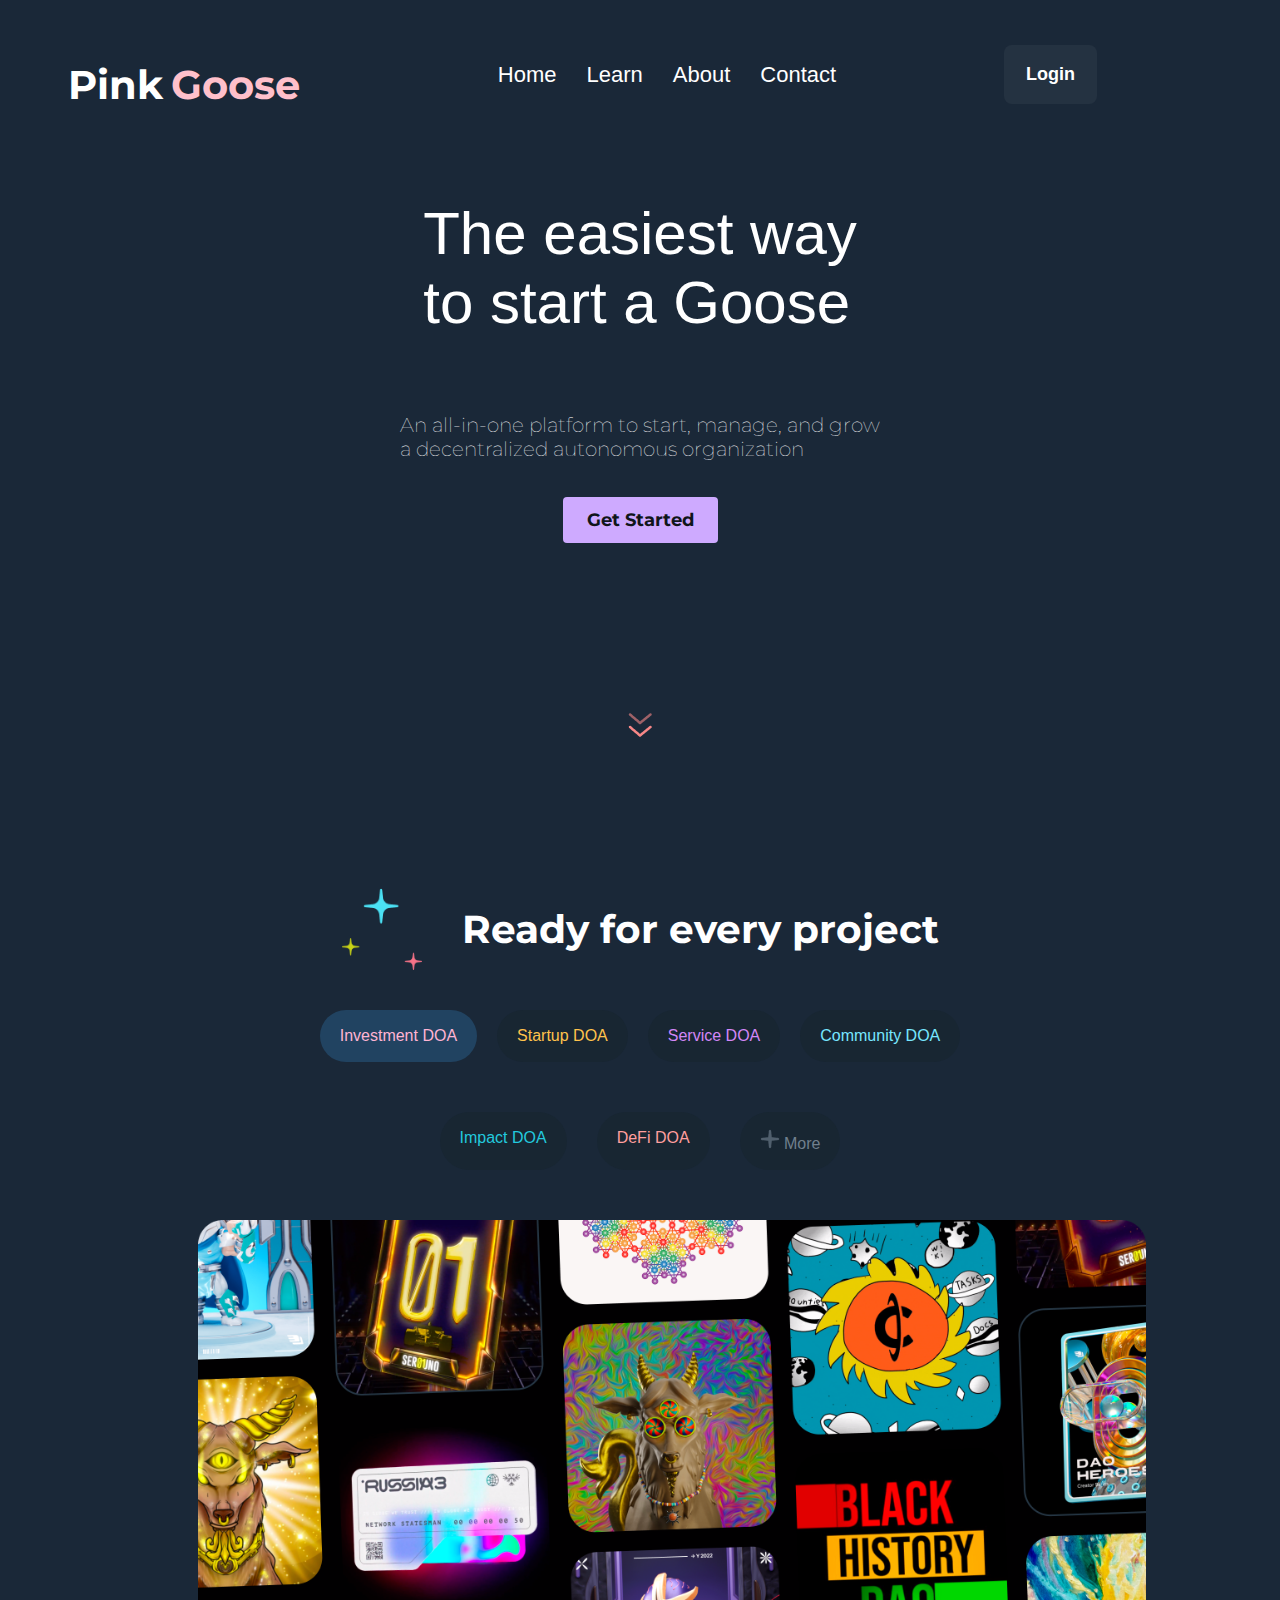
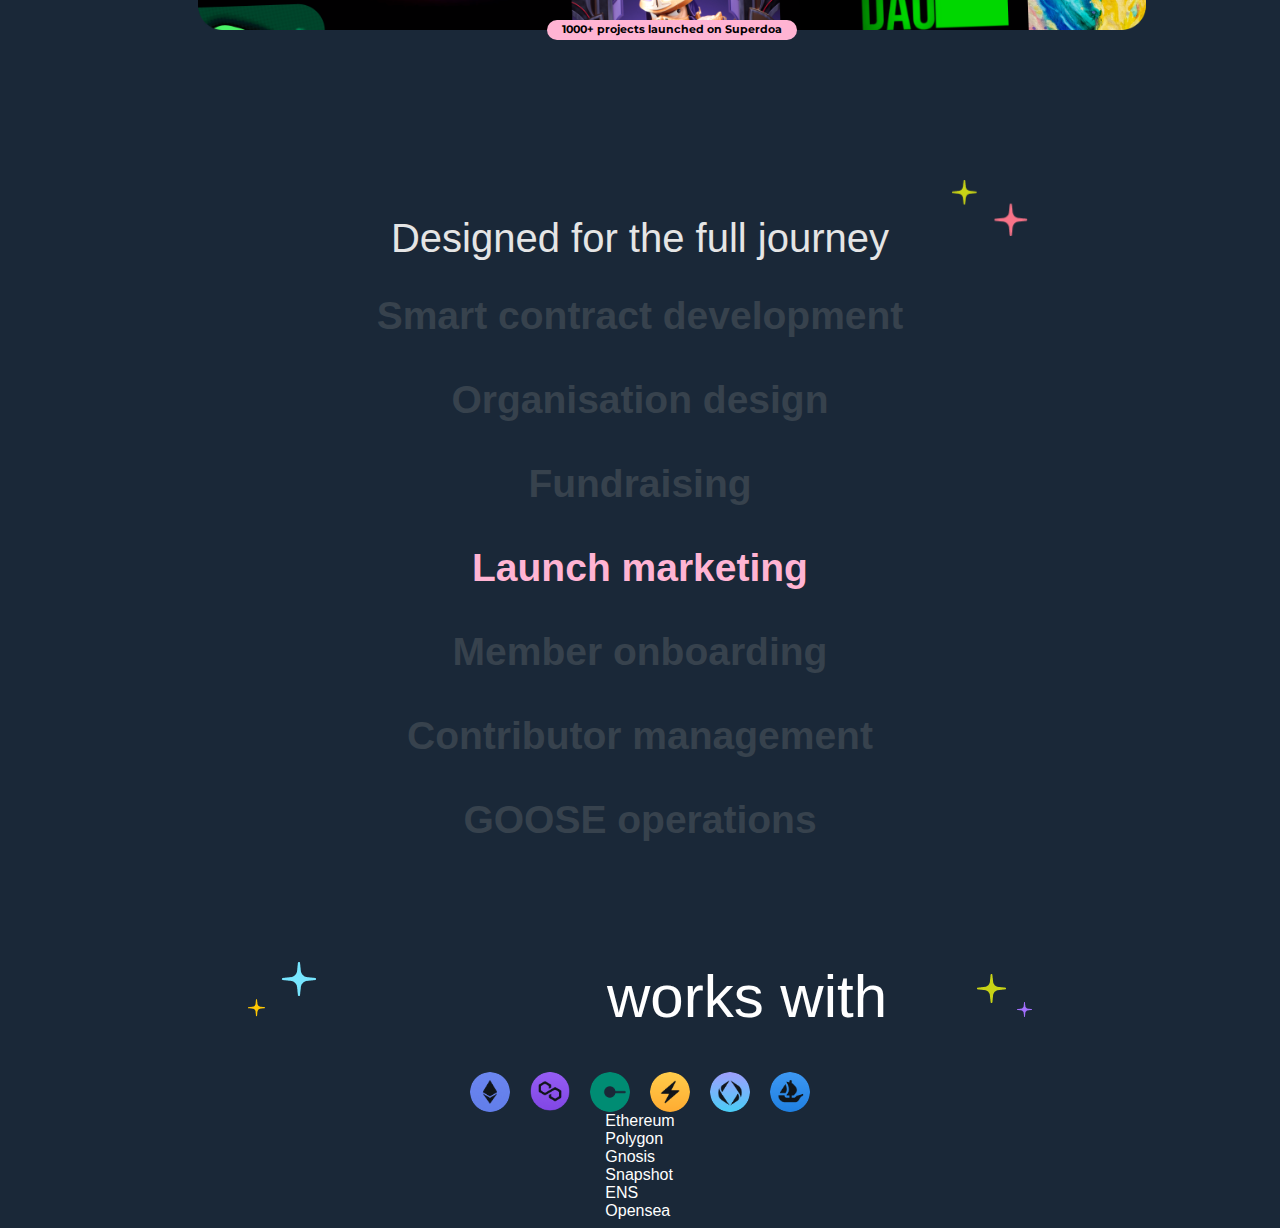
<file: index.html>
<!DOCTYPE html>
<html lang="en">

<head>
    <link rel="stylesheet" href="css/style.css" />
    <meta charset="UTF-8">
    <meta name="viewport" content="width=device-width, initial-scale=1.0">



</head>

<body>
    <header>
        <div class="header-row">
            <div class="pinkgoose-title">
                <span class="pink">Pink</span>
                <span class="goose">Goose</span>
            </div>
            <nav class="navbar">
                <div class="center">
                    <ul>
                        <li><a href="index.html">Home</a></li>
                        <li><a href="learn.html">Learn</a></li>
                        <li><a href="about.html">About</a></li>
                        <li><a href="contact.html">Contact</a></li>
                    </ul>
                </div>
                <div class="right">
                    <a href="#">Login</a>
                </div>
            </nav>
        </div>
    </header>


    <main>
        <div class="textbalk">
            <h1>The easiest way <br> to start a Goose</h1>
            <p class="montserrat">An all-in-one platform to start, manage, and grow<br>a decentralized autonomous
                organization</p>
            <button class="G-S-Button">Get Started</button>
        </div>

        <div class="arrows-down-container">

            <img class="arrows-down" src="icon/arrows-down.png" alt="2 arrows-down">

        </div>



        <div class="ready-project-row">
            <div class="stars-container">
                <img class="stars" src="icon/three-stars.png" alt="Three stars">
            </div>
            <div class="m-Quote">Ready for every project</div>
        </div>


        <div class="buttons-container">
            <div class="buttons-top-row">
                <div class="dao-investment">Investment DOA</div>
                <div class="dao-startup">Startup DOA</div>
                <div class="dao-service">Service DOA</div>
                <div class="dao-community">Community DOA</div>
            </div>

            <div class="buttons-bottom-row">
                <div class="dao-impact">Impact DOA</div>
                <div class="dao-defi">DeFi DOA</div>

                <div class="dao-more"><img src="icon\star-dark.png" alt="tiny plus "> More</div>
            </div>
        </div>

        <!-- de afbleeding -->

        <div class="gamebox-container">
            <img class="Gamebox-Photo" src="pics/gamebox.png" alt="Gamebox-Photo">
            <div class="Superdoa-Projects-Button">
                <h6>1000+ projects launched on Superdoa</h6>
            </div>
        </div>

        <div class="designed-container">
            <img class="stars-designed" src="icon/stars-1.png"" alt=" Stars">
            <h2>Designed for the full journey</h2>
            <div class="designed-list">
                <h2>Smart contract development</h2>
                <h2>Organisation design</h2>
                <h2>Fundraising</h2>
                <h2 class="highlight">Launch marketing</h2>
                <h2>Member onboarding</h2>
                <h2>Contributor management</h2>
                <h2>GOOSE operations</h2>
            </div>
        </div>


        <div class="two-stars-container">
            <img class="stars-2-left" src="icon\stars-4.png" alt="yellow star and blue star">
            <h1 class="">works with</h1>

            <img class="stars-2-right" src="icon\stars-5.png" alt="yellow star and blue star">
        </div>
        <div class="compatibility-container">
            <div class="ethereum">
                <img src="icon\ethereum.png" alt="">
            </div>

            <div class="polygon">
                <img src="icon\matic.png" alt="">
            </div>

            <div class="gnosis">
                <img src="icon\vector.png" alt="">
            </div>

            <div class="snapshot">
                <img src="icon\snapshot.png" alt="">
            </div>

            <div class="ens">
                <img src="icon\ens.png" alt="">
            </div>

            <div class="opensea">
                <img src="icon\open-sea.png" alt="">
            </div>
        </div>

        <div class="compatibility-container">
            <div class="our--title"> 
            <div class="">Ethereum</div>
            <div>Polygon</div> 
            <div>Gnosis</div> 
            <div>Snapshot</div>
            <div>ENS</div> 
            <div>Opensea</div>
        </div>
        </div>

        <div>

        </div>


    </main>
    <footer>

    </footer>
</body>

</html>
</file>
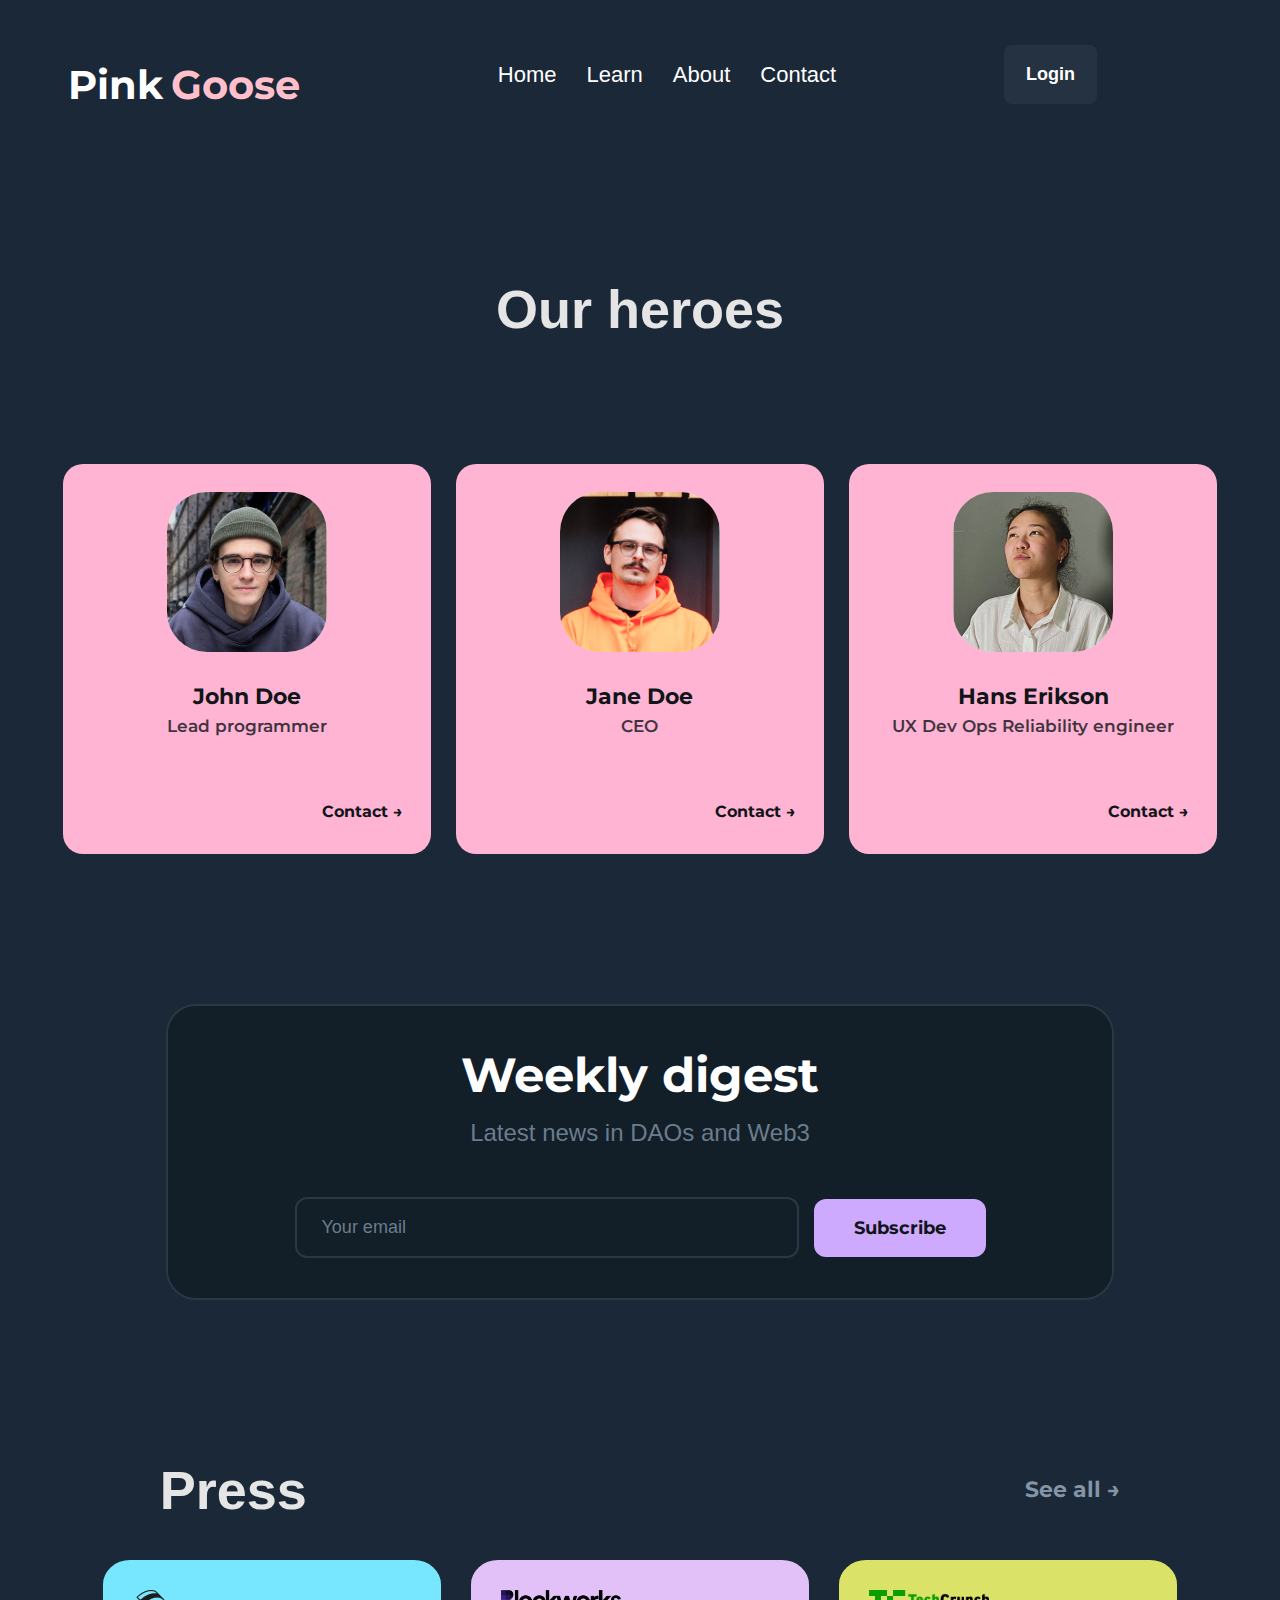
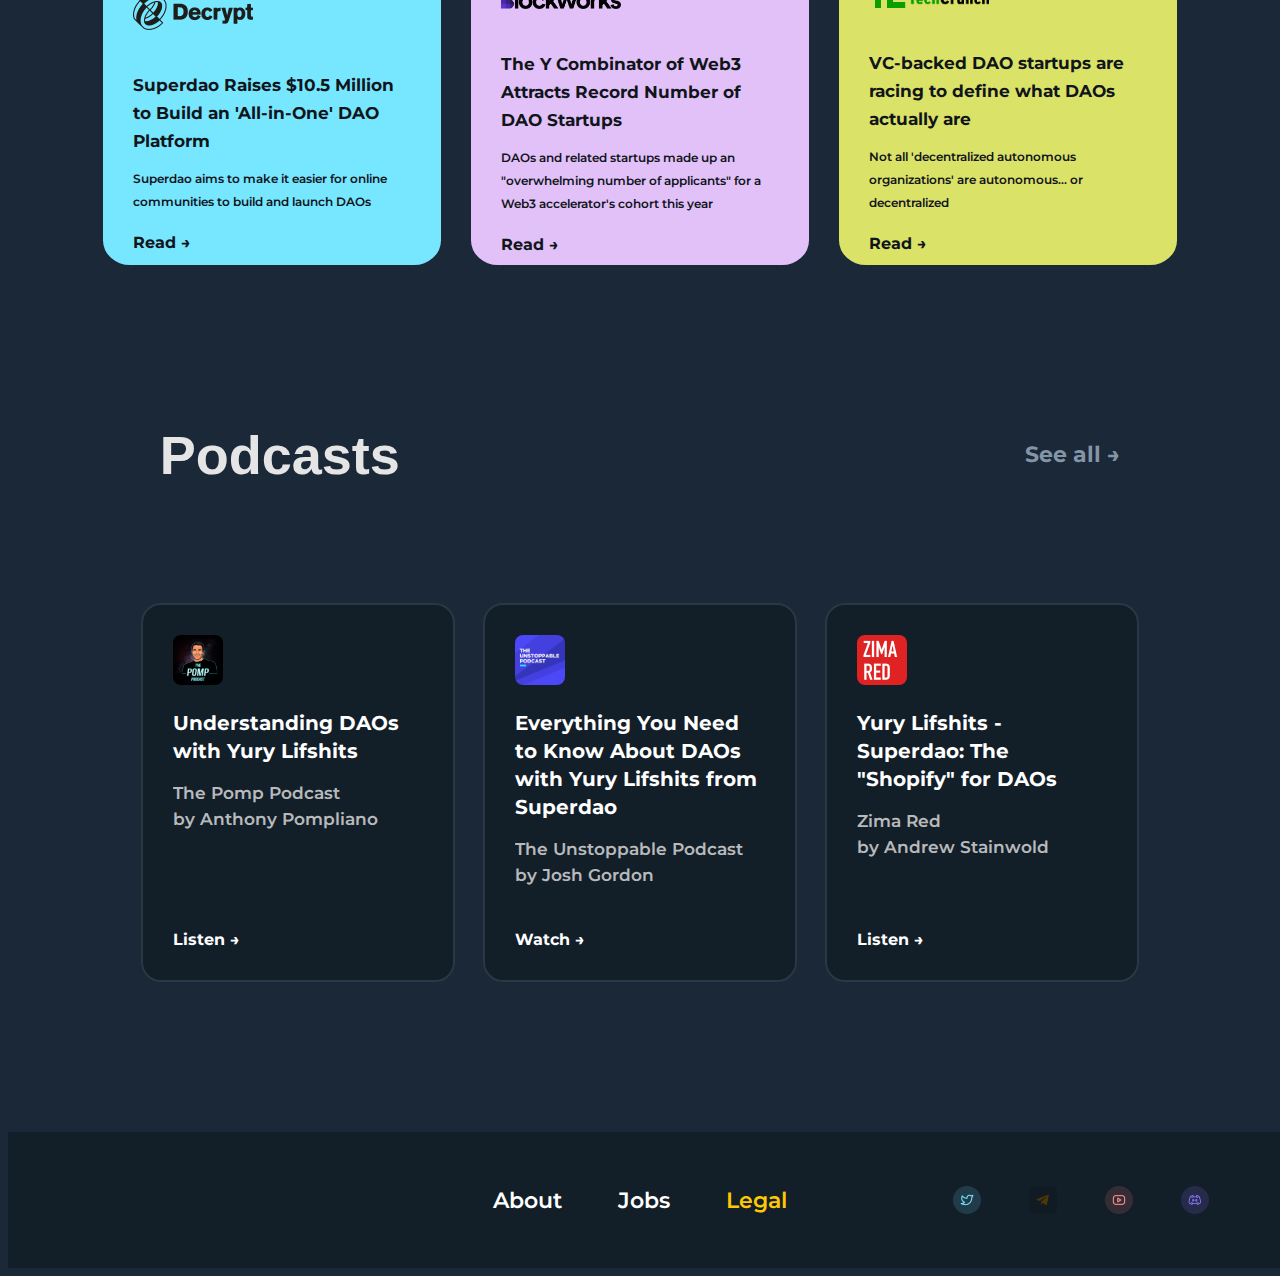
<file: about.html>
<!DOCTYPE html>
<html lang="en">

<head>
    <link rel="stylesheet" href="css/style.css" />
    <meta charset="UTF-8">
    <meta name="viewport" content="width=device-width, initial-scale=1.0">



</head>

<body>
    <header>
        <div class="header-row">
            <div class="pinkgoose-title">
                <span class="pink">Pink</span>
                <span class="goose">Goose</span>
            </div>
            <nav class="navbar">
                <div class="center">
                    <ul>
                        <li><a href="index.html">Home</a></li>
                        <li><a href="learn.html">Learn</a></li>
                        <li><a href="about.html">About</a></li>
                        <li><a href="contact.html">Contact</a></li>
                    </ul>
                </div>
                <div class="right">
                    <a href="#">Login</a>
                </div>
            </nav>
        </div>
    </header>

    <main>

        <div class="heroes-section">
            <h2>Our heroes</h2>

            <div class="heroes-cards">
                <div class="hero-card">
                    <div class="hero-image">
                        <img src="team\1.png" alt="white guy">
                    </div>
                    <h3>John Doe</h3>
                    <p>Lead programmer</p>
                    <a href="#">Contact →</a>
                </div>

                <div class="hero-card">
                    <div class="hero-image">
                        <img src="team\2.png" alt="aisan girl with black hair">
                    </div>
                    <h3>Jane Doe</h3>
                    <p>CEO</p>
                    <a href="#">Contact →</a>
                </div>

                <div class="hero-card">
                    <div class="hero-image">
                        <img src="team\4.png" alt="white guy with mustache">
                    </div>
                    <h3>Hans Erikson</h3>
                    <p>UX Dev Ops Reliability engineer</p>
                    <a href="#">Contact →</a>
                </div>
            </div>
        </div>

        <div class="digest-container">
            <h2>Weekly digest</h2>
            <p class="digest-subtitle">Latest news in DAOs and Web3</p>
            <div class="digest-input-container">
                <input type="email" class="digest-input" placeholder="Your email">
                <button class="digest-button">Subscribe</button>
            </div>
        </div>


        <div class="press">
            <h2>Press</h2>
            <a href="#" class="see-all">See all →</a>
        </div>

        <div class="press-cards">
            <div class="press-card-cyan">
                <img src="pics\decrypt.png" alt="">
                <h3>Superdao Raises $10.5 Million to Build an 'All-in-One' DAO Platform</h3>
                <p>Superdao aims to make it easier for online communities to build and launch DAOs</p>
                <a href="#">Read →</a>
            </div>

            <div class="press-card-purple">
                <img src="pics\blockworks.png" alt="">
                <h3>The Y Combinator of Web3 Attracts Record Number of DAO Startups</h3>
                <p>DAOs and related startups made up an "overwhelming number of applicants" for a Web3 accelerator's
                    cohort this year</p>
                <a href="#">Read →</a>
            </div>

            <div class="press-card-yellow">
                <img src="pics\techcrunch.png" alt="">
                <h3>VC-backed DAO startups are racing to define what DAOs actually are</h3>
                <p>Not all 'decentralized autonomous organizations' are autonomous... or decentralized</p>
                <a href="#">Read →</a>
            </div>
        </div>


        <div class="press">
            <h2>Podcasts</h2>
            <a href="#" class="see-all">See all →</a>
        </div>
        <div class="media-cards">
            <div class="media-card">
                <img src="pics\1.png" alt="cypto podcast">
                <h3>Understanding DAOs with Yury Lifshits</h3>
                <div class="media-info">
                    <p>The Pomp Podcast</p>
                    <p>by Anthony Pompliano</p>
                </div>
                <a href="#">Listen →</a>
            </div>

            <div class="media-card">
                <img src="pics\2.png" alt="the">
                <h3>Everything You Need to Know About DAOs with Yury Lifshits from Superdao</h3>
                <div class="media-info">
                    <p>The Unstoppable Podcast</p>
                    <p>by Josh Gordon</p>
                </div>
                <a href="#">Watch →</a>
            </div>

            <div class="media-card">
                <img src="pics\3.png" alt="zima red podcast">
                <h3>Yury Lifshits - Superdao: The "Shopify" for DAOs</h3>
                <div class="media-info">
                    <p>Zima Red</p>
                    <p>by Andrew Stainwold</p>
                </div>
                <a href="#">Listen →</a>
            </div>
        </div>

        <footer class="footer">
            <div class="footer-container">
                <div class="footer-links">
                    <a href="#">About</a>
                    <a href="#">Jobs</a>
                    <a href="#" class="yellow">Legal</a>
                </div>

                <div class="footer-social">
                    <a href="#" class="twitter"><img src="icon\twitter-icon.png" alt="Twitter"></a>
                    <a href="#" class="telegram"><img src="icon\telegram.png" alt="Telegram"></a>
                    <a href="#" class="youtube"><img src="icon\youtube-icon.png" alt="YouTube"></a>
                    <a href="#" class="discord"><img src="icon\discord-icon.png" alt="Discord"></a>
                </div>
            </div>
        </footer>

    </main>



</body>
</file>
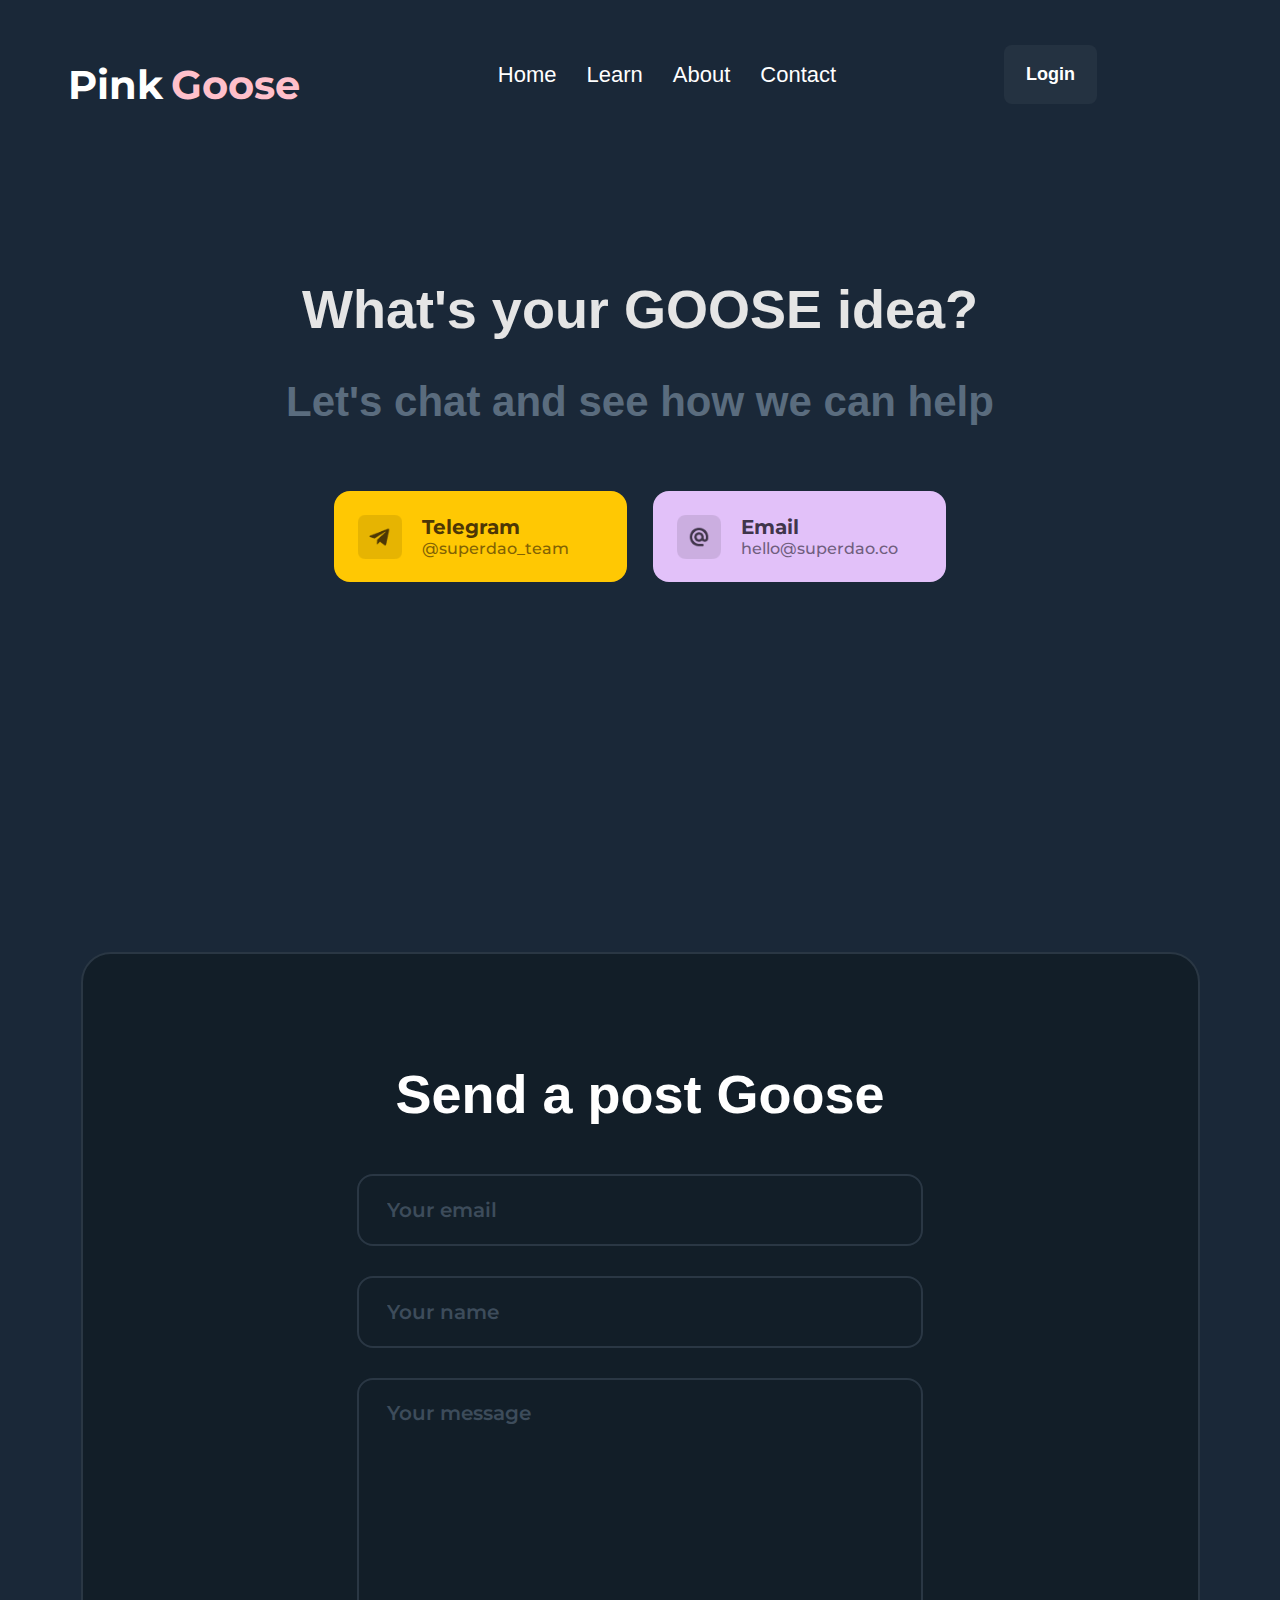
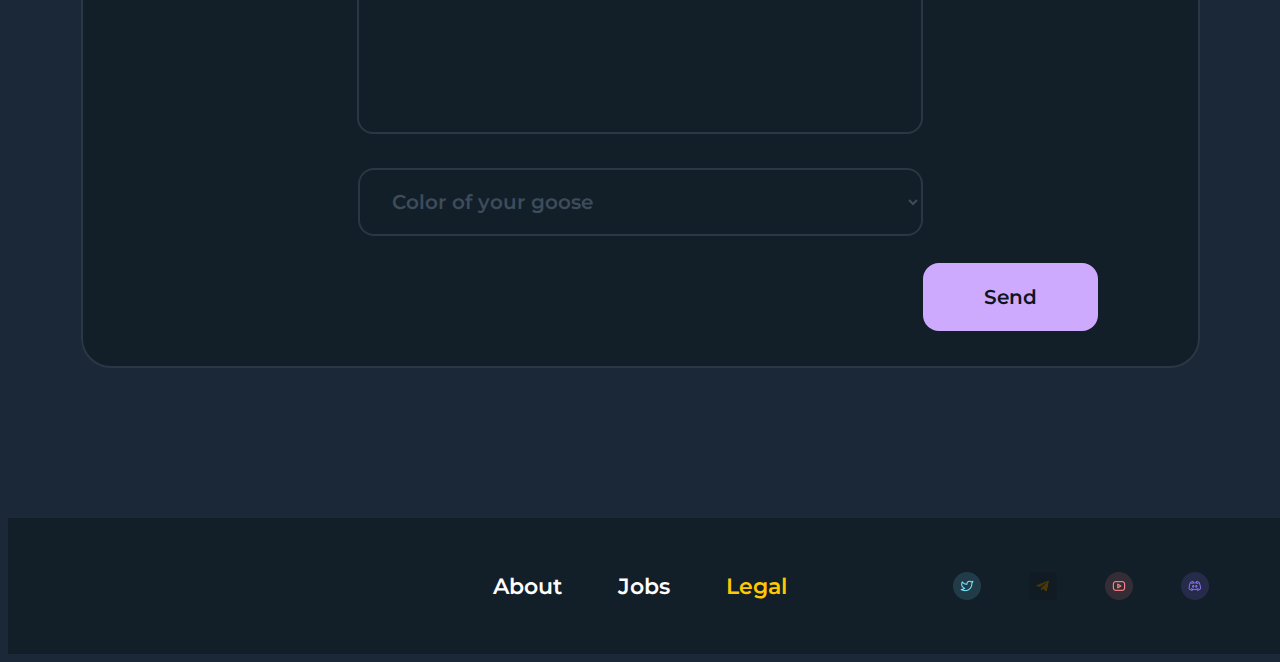
<file: contact.html>
<!DOCTYPE html>
<html lang="en">

<head>
    <link rel="stylesheet" href="css/style.css" />
    <meta charset="UTF-8">
    <meta name="viewport" content="width=device-width, initial-scale=1.0">



</head>

<body>
    <header>
        <div class="header-row">
            <div class="pinkgoose-title">
                <span class="pink">Pink</span>
                <span class="goose">Goose</span>
            </div>
            <nav class="navbar">
                <div class="center">
                    <ul>
                        <li><a href="index.html">Home</a></li>
                        <li><a href="learn.html">Learn</a></li>
                        <li><a href="about.html">About</a></li>
                        <li><a href="contact.html">Contact</a></li>
                    </ul>
                </div>
                <div class="right">
                    <a href="#">Login</a>
                </div>
            </nav>
        </div>
    </header>

    <main>

        <div class="idea-section">
            <h2>What's your GOOSE idea?</h2>
            <p>Let's chat and see how we can help</p>

            <div class="contact-buttons">
                <div class="contact-button contact-button-yellow">
                    <div class="contact-icon">
                        <img src="icon\telegram.png" alt="telegram icon">
                    </div>
                    <div class="contact-text">
                        <h3>Telegram</h3>
                        <p>@superdao_team</p>
                    </div>
                </div>

                <div class="contact-button contact-button-purple">
                    <div class="contact-icon">
                        <img src="icon\email.png" alt="email icon">
                    </div>
                    <div class="contact-text">
                        <h3>Email</h3>
                        <p>hello@superdao.co</p>
                    </div>
                </div>
            </div>
        </div>


        <div class="goose-form-section">
            <div class="goose-form-glow"></div>
            <h2>Send a post Goose</h2>

            <form class="goose-form">
                <input type="email" class="form-input" placeholder="Your email">
                <input type="text" class="form-input" placeholder="Your name">
                <textarea class="form-textarea" placeholder="Your message" role="textbox" contenteditable=""></textarea>
                <select class="form-select">
                    <option>Color of your goose</option>
                    <option>Red</option>
                    <option>White</option>
                    <option>Blue</option>
                    <option>Black</option>
                </select>
                <button type="submit" class="form-button">Send</button>
            </form>
        </div>
    </main>
    <footer class="footer">
        <div class="footer-container">
            <div class="footer-links">
                <a href="#">About</a>
                <a href="#">Jobs</a>
                <a href="#" class="yellow">Legal</a>
            </div>

            <div class="footer-social">
                <a href="#" class="twitter"><img src="icon\twitter-icon.png" alt="Twitter"></a>
                <a href="#" class="telegram"><img src="icon\telegram.png" alt="Telegram"></a>
                <a href="#" class="youtube"><img src="icon\youtube-icon.png" alt="YouTube"></a>
                <a href="#" class="discord"><img src="icon\discord-icon.png" alt="Discord"></a>
            </div>
        </div>
    </footer>
</body>
</file>
<file: css/style.css>
@import url('https://fonts.googleapis.com/css2?family=Montserrat:wght@400;700&display=swap');

.montserrat {
  font-family: 'Montserrat', sans-serif;
  font-size: 20px;
}



body {
  background-color: rgba(26, 40, 56, 1);
  color: rgb(255, 255, 255);
  font-family: "Lato", sans-serif;
  font-weight: 90;
  font-style: normal;
  font-size: 16px;
}

.main {
  height: 800vh;
}

.pinkgoose-title {
  display: flex;
  align-items: center;
  gap: 8px;
  font-family: 'Montserrat', sans-serif;
  font-size: 40px;
  font-weight: 700;
  margin-left: 60px;
  margin-top: 30px;
  margin-bottom: 10px;
}

.pinkgoose-title .pink {
  color: #FFFFFF;
}

.pinkgoose-title .goose {
  color: FFB4D3;
}

h1 {
  font-family: "Lato", sans-serif;
  font-weight: 100;
  font-style: normal;
  margin-top: 20px;
  font-size: 60px;
}

h2 {
  font-family: "Lato", sans-serif;
  font-weight: 100;
  font-style: normal;
  margin-top: 20px;
  font-size: 40px;

}

a {
  color: inherit;
  text-decoration: none;
}


.navbar {
  display: flex;
  align-items: center;
  justify-content: space-between;
  width: 100%;
  padding: 0 40px;
  margin: 0;
}

.navbar .left {
  display: flex;
  align-items: center;
  gap: 8px;
  font-family: 'Montserrat', sans-serif;
  font-size: 32px;
  font-weight: 700;
}

.navbar .center {
  flex: 1;
  display: flex;
  justify-content: center;
}

.navbar .center ul {
  display: flex;
  gap: 30px;
  list-style: none;
  margin: 0;
  padding: 0;
}

.navbar .center li {
  margin: 0;
  padding: 0;
}

.navbar .right {
  display: flex;
  align-items: center;
  font-size: 18px;
  font-weight: bold;
  background-color: #243241;
  padding: 12px 22px;
  border-radius: 8px;
}

.goose {
  color: pink;

}

.navbar .center {
  display: flex;
  gap: 40px;
  justify-content: center;
  flex: 1;
  font-size: 22px;
  margin-right: 50px;
}

.navbar .right {
  background-color: #243241;
  font-size: 18px;
  font-weight: bold;
  padding: 22px;
  height: 15px;
  width: 5%92px;
  border-radius: 8px;
  margin-right: 135px;

}

.header-row {
  display: flex;
  align-items: center;
  justify-content: space-between;
  width: 100%;
  gap: 40px;
  margin-top: 30px;
  margin-bottom: 10px;
}

.above-container {
  display: flex;
  position: fixed;
  flex-wrap: nowrap;
  justify-content: space-around;
  align-items: flex-start;
  align-content: stretch;
}

.home-container {
  display: flex;
  flex-direction: row;
  flex-wrap: nowrap;
  justify-content: space-evenly;
  align-items: flex-start;
  align-content: stretch;
}

/*einde navigatie balk**/


.textbalk-container {
  display: flex;
  flex-direction: column;
  flex-wrap: nowrap;
  justify-content: space-evenly;
  align-items: stretch;
  align-content: center;
}


.textbalk {
  display: flex;
  flex-direction: column;
  align-items: center;
  justify-content: center;
  margin-top: 60px;
  gap: 16px;
}

.G-S-Button {
  background-color: #CEAAFF;
  color: #10151A;

  padding: 12px 24px;
  border: none;
  border-radius: 4px;

  cursor: pointer;

  font-size: 18px;
  font-family: 'Montserrat', sans-serif;
  font-weight: 700;
}

.arrows-down-container {
  display: flex;
  justify-content: center;
  align-items: center;
  margin-top: 20px;
}

.arrows-down {
  display: flex;
  flex-direction: row;
  flex-wrap: nowrap;
  justify-content: space-around;
  align-items: center;
  align-content: stretch;
  margin-top: 150px;
}

.ready-project-row {
  display: flex;
  flex-direction: row;
  justify-content: center;
  align-items: center;
  gap: 40px;
  margin-top: 150px;
  margin-left: auto;
  margin-right: auto;
  max-width: 1000px;
}

.m-Quote {
  font-size: 39px;
  text-align: center;
  margin: 0;
  font-family: 'Montserrat', sans-serif;
  font-weight: 700;
  color: #fff;
}

.stars-container {
  display: flex;
  justify-content: center;
  align-items: center;
  margin: 0;
  flex-shrink: 0;
}

.stars {
  width: 80px;
  height: auto;
}

.buttons-container {
  display: flex;
  flex-direction: column;
  align-items: center;
  justify-content: center;
  margin-top: 40px;
  gap: 30px;
}

.buttons-top-row {
  display: flex;
  justify-content: center;
  gap: 20px;

}

.buttons-bottom-row {
  display: flex;
  justify-content: center;
  gap: 30px;
  margin-top: 20px;
}

.dao-investment {
  background: #214361;
  color: #FFB4D3;
  border-radius: 90px;
  padding: 17px 20px;
  border: 30px;
}

.dao-startup {
  background: #182632;
  color: #FFC24C;
  border-radius: 90px;
  padding: 17px 20px;
  border: 30px;
}

.dao-service {
  background: #182632;
  color: #D387F7;
  border-radius: 90px;
  padding: 17px 20px;
  border: 30px;
}

.dao-community {
  background: #182632;
  color: #77E6FF;
  border-radius: 90px;
  padding: 17px 20px;
  border: 30px;
}

.dao-impact {
  background: #182632;
  color: #23C9DE;
  border-radius: 90px;
  padding: 17px 20px;
  border: 30px;
}

.dao-defi {
  background: #182632;
  color: #FF9E9E;
  border-radius: 90px;
  padding: 17px 20px;
  border: 30px;
}

.dao-more {
  background: #182632;
  color: #707F8D;
  border-radius: 90px;
  padding: 17px 20px;
  border: 30px;
}

.gamebox-container {
  display: flex;
  justify-content: baseline;
  align-items: baseline;
  position: relative;
  margin-top: 50px;
  margin-left: 190px;
  max-width: 75%;
}

.Gamebox-Photo {
  width: 100%;
  height: auto;
  border-radius: 16px;
  margin: 0;
}

.Superdoa-Projects-Button {
  position: absolute;
  top: 100%;
  left: 50%;
  transform: translate(-50%, -50%);
  background-color: #ffb4d3;
  width: 250px;
  border-radius: 70px;
  height: 20px;
  font-size: 16px;
  display: flex;
  justify-content: center;
  align-items: center;
  color: black;
  font-family: 'Montserrat', sans-serif;
}

.designed-container {
  display: flex;
  flex-direction: column;
  align-items: center;
  margin-top: 150px;
  margin-bottom: 100px;
  padding: 0 20px;
  color: #E5E5E5;
}

.stars-designed {
  width: 76px;
  height: auto;
  margin-left: 700px;
  margin-bottom: -40px;
}

.designed-list {
  display: flex;
  flex-direction: column;
  align-items: center;
  gap: 40px;
  max-width: 800px;
}

.designed-list h2 {
  font-family: 'Lato', sans-serif;
  font-weight: 700;
  font-size: 39px;
  color: #37424D;
  text-align: center;
  margin: 0;
}

.designed-list h2.highlight {
  color: #FFB4D3;
}

.two-stars-container {
  display: flex;
  flex-direction: row;
  justify-content: center;
  align-items: baseline;
  align-content: stretch;
}

.stars-2-left {
  margin-right: 290px;
}

.stars-2-right {
  margin-left: 90px;
}

.compatibility-container {
  display: flex;
  flex-direction: row;
  justify-content: center;
  align-items: flex-start;
  gap: 20px;
  flex-wrap: wrap;
}

.ethereum,
.polygon,
.gnosis,
.snapshot,
.ens,
.opensea {
  display: flex;
  flex-direction: column;
  align-items: center;
  gap: 15px;
}

.ethereum .icon-box,
.polygon .icon-box,
.gnosis .icon-box,
.snapshot .icon-box,
.ens .icon-box,
.opensea .icon-box {
  padding: 25px;
  background-color: #131F2B;
  border-radius: 20px;
  border: 2px solid #2A3744;
}

.ethereum img,
.polygon img,
.gnosis img,
.snapshot img,
.ens img,
.opensea img {
  border-radius: 22px;
  width: 40px;
  height: 15%;
}

.our-compatibility-title {
  font-family: 'Montserrat', sans-serif;
  font-size: 15px;
  font-weight: 400;
  color: #ffffff;
  text-align: center;
}

.our-team-container {
  display: flex;
  flex-direction: row;
  justify-content: center;
  align-items: center;
  padding: 0px;
  gap: 25px;
}

.our-team-list {
  display: flex;
  flex-direction: row;
  justify-content: center;
  align-items: center;
  gap: 23px;
}

.our-team-title {
  border-radius: 22px;
  width: 17%;
  height: 18%;
}

.team-container {
  max-width: 1140px;
  margin: 80px;
  text-align: center;
}

.team-text-container {
  display: flex;
  justify-content: center;
  align-items: center;
}

.team-text {
  font-family: 'Montserrat';
  color: #E5E5E5;
  margin-bottom: 60px;
  margin-top: 22%;
  font-size: 47px;
}

.team-png {
  width: 96px;
  height: 106px;
  margin: 10px;
  border-radius: 16%;
  object-fit: cover;
}

.below-team-text {
  display: flex;
  justify-content: center;
  align-items: center;
  gap: 10px;
  margin-top: 20px;
  color: white;
}

.below-team-text-2 {
  display: flex;
  justify-content: center;
  align-items: center;
  gap: 10px;
  margin-top: 20px;
  color: white;
}

.below-team-text-3 {
  display: flex;
  justify-content: center;
  align-items: center;
  gap: 10px;
  margin-top: 20px;
  color: white;
}

.below-team-text-4 {
  display: flex;
  justify-content: center;
  align-items: center;
  gap: 10px;
  margin-top: 20px;
  color: white;
}

.digest-container {
  box-sizing: border-box;
  width: 75%;
  height: 100%;
  margin-left: auto;
  margin-right: auto;
  margin-top: 150px;
  background: #121E28;
  border: 2px solid #2A3744;
  border-radius: 30px;
  display: flex;
  flex-direction: column;
  justify-content: center;
  align-items: center;
  padding: 40px;
}

.digest-container h2 {
  font-family: 'Montserrat', sans-serif;
  font-size: 48px;
  font-weight: 700;
  color: #FFFFFF;
  margin: 0;
  margin-bottom: 15px;
  text-align: center;
}

.digest-subtitle {
  font-family: 'Lato', sans-serif;
  font-size: 24px;
  color: #6B7C8C;
  text-align: center;
  margin: 0;
  margin-bottom: 50px;
}

.digest-input-container {
  display: flex;
  gap: 15px;
  align-items: center;
}

.digest-input {
  background-color: transparent;
  border: 2px solid #2A3744;
  border-radius: 12px;
  padding: 18px 25px;
  color: #6B7C8C;
  font-family: 'Lato', sans-serif;
  font-size: 18px;
  width: 450px;
}

.digest-input::placeholder {
  color: #6B7C8C;
}

.digest-button {
  background-color: #CEAAFF;
  color: #10151A;
  padding: 18px 40px;
  border: none;
  border-radius: 12px;
  cursor: pointer;
  font-size: 18px;
  font-family: 'Montserrat', sans-serif;
  font-weight: 700;
}


.press {
  display: flex;
  justify-content: space-between;
  align-items: center;
  width: 76%;
  height: 80%;
  margin-left: auto;
  margin-right: auto;
  margin-top: 150px;
  margin-bottom: 30px;
}

.press h2 {
  font-family: 'Lato', sans-serif;
  font-weight: 700;
  font-size: 54px;
  line-height: 80px;
  color: #E5E5E5;
  margin: 0;
}

.see-all {
  font-family: 'Montserrat', sans-serif;
  font-weight: 700;
  font-size: 22px;
  line-height: 40px;
  color: #8395A7;
}

.press-cards {
  display: flex;
  gap: 30px;
  width: 85%;
  margin-left: auto;
  margin-right: auto;
}

.press-card-cyan,
.press-card-purple,
.press-card-yellow {
  width: 50%;
  border-radius: 8%;
  padding: 30px;
  position: relative;
}


.press-card-cyan {
  background: #77E6FF;
}

.press-card-purple {
  background: #E2C1F9;
}

.press-card-yellow {
  background: #DBE268;
}


.press-card-cyan img,
.press-card-purple img,
.press-card-yellow img {
  width: 120px;
  height: auto;
  margin-bottom: 20px;
}

.press-card-cyan h3,
.press-card-purple h3,
.press-card-yellow h3 {
  font-family: 'Montserrat', sans-serif;
  font-weight: 700;
  font-size: 17px;
  line-height: 28px;
  color: #10151A;
  margin-bottom: 12px;
}


.press-card-cyan p,
.press-card-purple p,
.press-card-yellow p {
  font-family: 'Montserrat', sans-serif;
  font-weight: 600;
  font-size: 12px;
  line-height: 23px;
  color: #10151A;


  margin-bottom: 20px;
}

.press-card-cyan a,
.press-card-purple a,
.press-card-yellow a {
  font-family: 'Montserrat', sans-serif;
  font-weight: 700;
  font-size: 16px;
  color: #10151A;
  position: absolute;
}

.media-cards {
  display: flex;
  flex-direction: row;
  align-items: flex-start;
  gap: 28px;
  width: 1139px;
  margin-left: auto;
  margin-right: auto;
  margin-top: 108px;
  justify-content: center;
}

.media-card {
  width: 250px;
  height: 315px;
  background: #121E28;
  border: 2px solid #2A3744;
  border-radius: 20px;
  padding: 30px;
  position: relative;
}

.media-card img {
  width: 50px;
  height: 50px;
  border-radius: 8px;
  margin-bottom: 20px;
}

.media-card h3 {
  font-family: 'Montserrat', sans-serif;
  font-weight: 700;
  font-size: 20px;
  line-height: 28px;
  color: #FFFFFF;
  margin: 0;
  margin-bottom: 18px;
}

.media-info {
  margin-bottom: 20px;
}

.media-info p {
  font-family: 'Montserrat', sans-serif;
  font-weight: 600;
  font-size: 17px;
  line-height: 21px;
  color: #E2E2E2;
  opacity: 0.8;
  margin: 0;
  margin-bottom: 5px;
}

.media-card a {
  font-family: 'Montserrat', sans-serif;
  font-weight: 700;
  font-size: 16px;
  line-height: 20px;
  color: #FFFFFF;
  position: absolute;
  bottom: 30px;
  left: 30px;
}

.stars-3-container {
  display: flex;
  justify-content: center;
  align-items: center;
  margin-top: 150px;
  margin-bottom: 100px;
}

.idea-section {
  width: 1140px;
  margin-left: auto;
  margin-right: auto;
  margin-top: 150px;
  text-align: center;
}

.idea-section h2 {
  font-family: 'Lato', sans-serif;
  font-weight: 700;
  font-size: 54px;
  line-height: 80px;
  color: #E5E5E5;
  margin: 0;
  margin-bottom: 16px;
}

.idea-section p {
  font-family: 'Lato', sans-serif;
  font-weight: 700;
  font-size: 42px;
  line-height: 74px;
  color: #5A6C7E;
  margin: 0;
  margin-bottom: 52px;
}

.contact-buttons {
  display: flex;
  justify-content: center;
  gap: 26px;
  margin-bottom: 370px;
}

.contact-button {
  width: 253px;
  height: 59px;
  border-radius: 16px;
  padding: 16px 20px;
  display: flex;
  align-items: center;
  gap: 16px;
  position: relative;
}

.contact-button-yellow {
  background: #FFC803;

}

.contact-button-purple {
  background: #E2C1F9;

}

.contact-icon {
  width: 52px;
  height: 52px;
  border-radius: 8px;
  display: flex;
  align-items: center;
  justify-content: center;
  flex-shrink: 0;
}

.contact-icon img {
  width: 44px;
  height: 44px;
}

.contact-text h3 {
  font-family: 'Montserrat', sans-serif;
  font-weight: 700;
  font-size: 20px;
  line-height: 24px;
  margin: 0;
  text-align: left;
}

.contact-button-yellow .contact-text h3 {
  color: #4D3705;
}

.contact-button-purple .contact-text h3 {
  color: #40354B;
}

.contact-text p {
  font-family: 'Montserrat', sans-serif;
  font-weight: 500;
  font-size: 16px;
  line-height: 20px;
  opacity: 0.7;
  margin: 0;
  text-align: left;
}

.contact-button-yellow .contact-text p {
  color: #4D3705;
}

.contact-button-purple .contact-text p {
  color: #40354B;
}

.footer {
  width: 102%;
  background: #121E28;
  padding: 40px 0;
  margin-top: 150px;
}

.footer-container {
  width: 1140px;
  margin: 0 auto;
  display: flex;
  align-items: center;
}

.footer-links {
  display: flex;
  gap: 56px;
  position: absolute;
  left: 50%;
  transform: translateX(-50%);
}

.footer-links a {
  font-family: 'Montserrat', sans-serif;
  font-weight: 600;
  font-size: 22px;
  line-height: 27px;
  color: #FFFFFF;
}

.footer-links a.yellow {
  color: #FFC803;
}

.footer-social {
  display: flex;
  gap: 20px;
  margin-left: auto;
}

.footer-social a {
  width: 56px;
  height: 56px;
  border-radius: 50%;
  display: flex;
  justify-content: center;
  align-items: center;
}

.footer-social img {
  width: 28px;
  height: 28px;
}

/* END STYLE INDEX*/

.heroes-section {
  text-align: center;
  margin-top: 150px;
  margin-bottom: 150px;
}

.heroes-section h2 {
  font-family: 'Lato', sans-serif;
  font-weight: 700;
  font-size: 54px;
  line-height: 80px;
  color: #E5E5E5;
  margin-bottom: 115px;
}

.heroes-cards {
  display: flex;
  gap: 25px;
  width: 1155px;
  margin: 0 auto;
}

.hero-card {
  width: 352px;
  height: 334px;
  background: #FFB4D3;
  border-radius: 20px;
  padding: 28px;
  position: relative;
}

.hero-image {
  width: 160px;
  height: 160px;
  background: #E9E7E1;
  border-radius: 40px;
  margin: 0 auto 30px auto;
  overflow: hidden;
}

.hero-image img {
  width: 100%;
  height: 100%;
  object-fit: cover;
}

.hero-card h3 {
  font-family: 'Montserrat', sans-serif;
  font-weight: 700;
  font-size: 22px;
  line-height: 30px;
  color: #10151A;
  margin: 0 0 0 0;
}

.hero-card p {
  font-family: 'Montserrat', sans-serif;
  font-weight: 600;
  font-size: 17px;
  line-height: 29px;
  color: #10151A;
  opacity: 0.8;
  margin: 0;
}

.hero-card a {
  font-family: 'Montserrat', sans-serif;
  font-weight: 700;
  font-size: 16px;
  line-height: 20px;
  color: #10151A;
  position: absolute;
  bottom: 32px;
  right: 28px;
}


/* END STYLE ABOUT */

.goose-form-section {
  width: 915px;
  margin: 150px auto;
  background: #121E28;
  border: 2px solid #2A3744;
  border-radius: 30px;
  padding: 100px;
  text-align: center;
  position: relative;
}



.goose-form-section h2 {
  font-family: 'Lato', sans-serif;
  font-weight: 700;
  font-size: 54px;
  line-height: 80px;
  color: #FFFFFF;
  margin: 0 0 40px 0;
}

.goose-form {
  position: relative;
  z-index: 1;
}

.form-input {
  width: 506px;
  height: 68px;
  background: #121E28;
  border: 2px solid #2A3744;
  border-radius: 16px;
  padding: 0 28px;
  font-family: 'Montserrat', sans-serif;
  font-weight: 600;
  font-size: 20px;
  color: #FFFFFF;
  margin-bottom: 30px;
}

.form-input::placeholder {
  color: #3D4C5B;
}

.form-textarea {
  width: 506px;
  min-height: 310px;
  background: #121E28;
  border: 2px solid #2A3744;
  border-radius: 16px;
  padding: 21px 28px;
  font-family: 'Montserrat', sans-serif;
  resize: none;
  font-weight: 600;
  font-size: 20px;
  color: #FFFFFF;
  margin-bottom: 30px;
}

.form-textarea::placeholder {
  color: #3D4C5B;
}

.form-select {
  width: 565px;
  height: 68px;
  background: #121E28;
  border: 2px solid #2A3744;
  border-radius: 16px;
  padding: 0 28px;
  font-family: 'Montserrat', sans-serif;
  font-weight: 600;
  font-size: 20px;
  color: #3D4C5B;
  margin-bottom: 30px;
  margin-left: 175px;

}

.form-button {
  width: 175px;
  height: 68px;
  background: #CEAAFF;
  border-radius: 16px;
  border: none;
  font-family: 'Montserrat', sans-serif;
  font-weight: 600;
  font-size: 20px;
  color: #10151A;
  cursor: pointer;
  float: right;
  margin-top: 95px;
}
</file>
